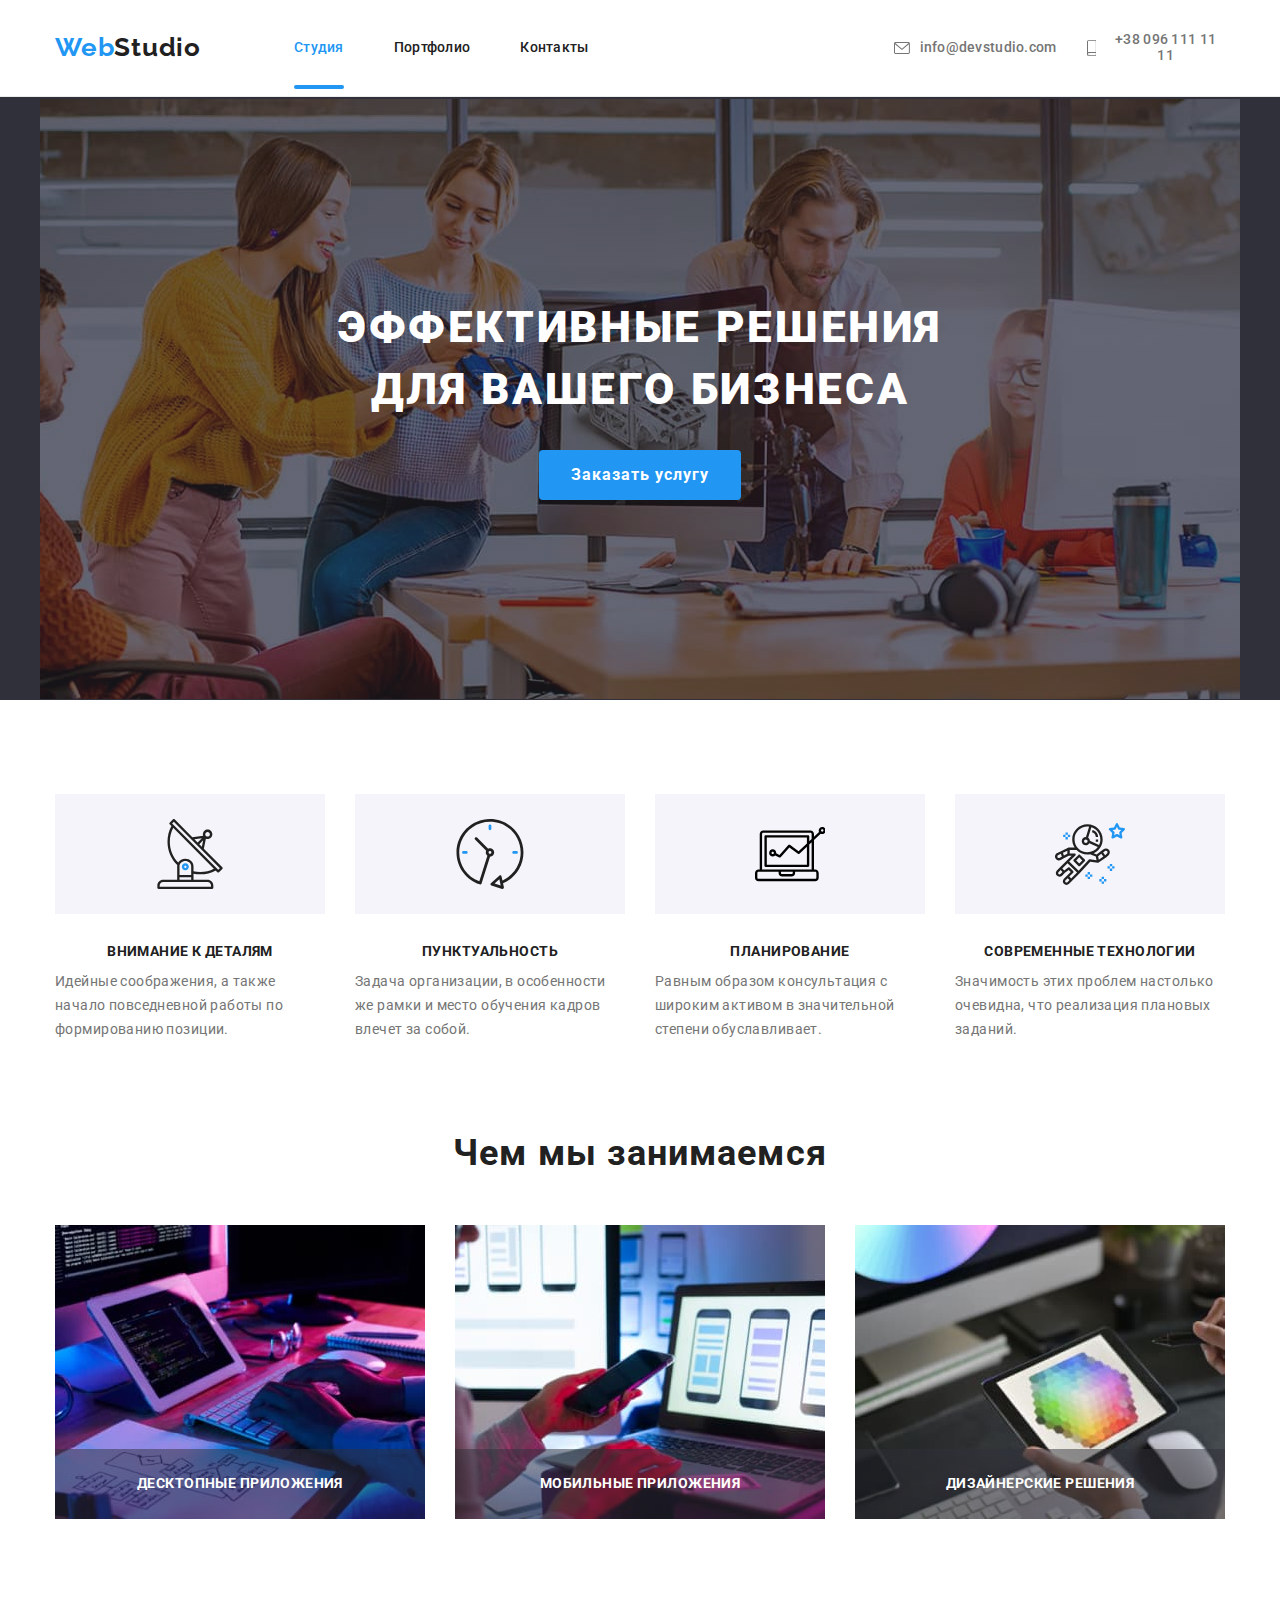
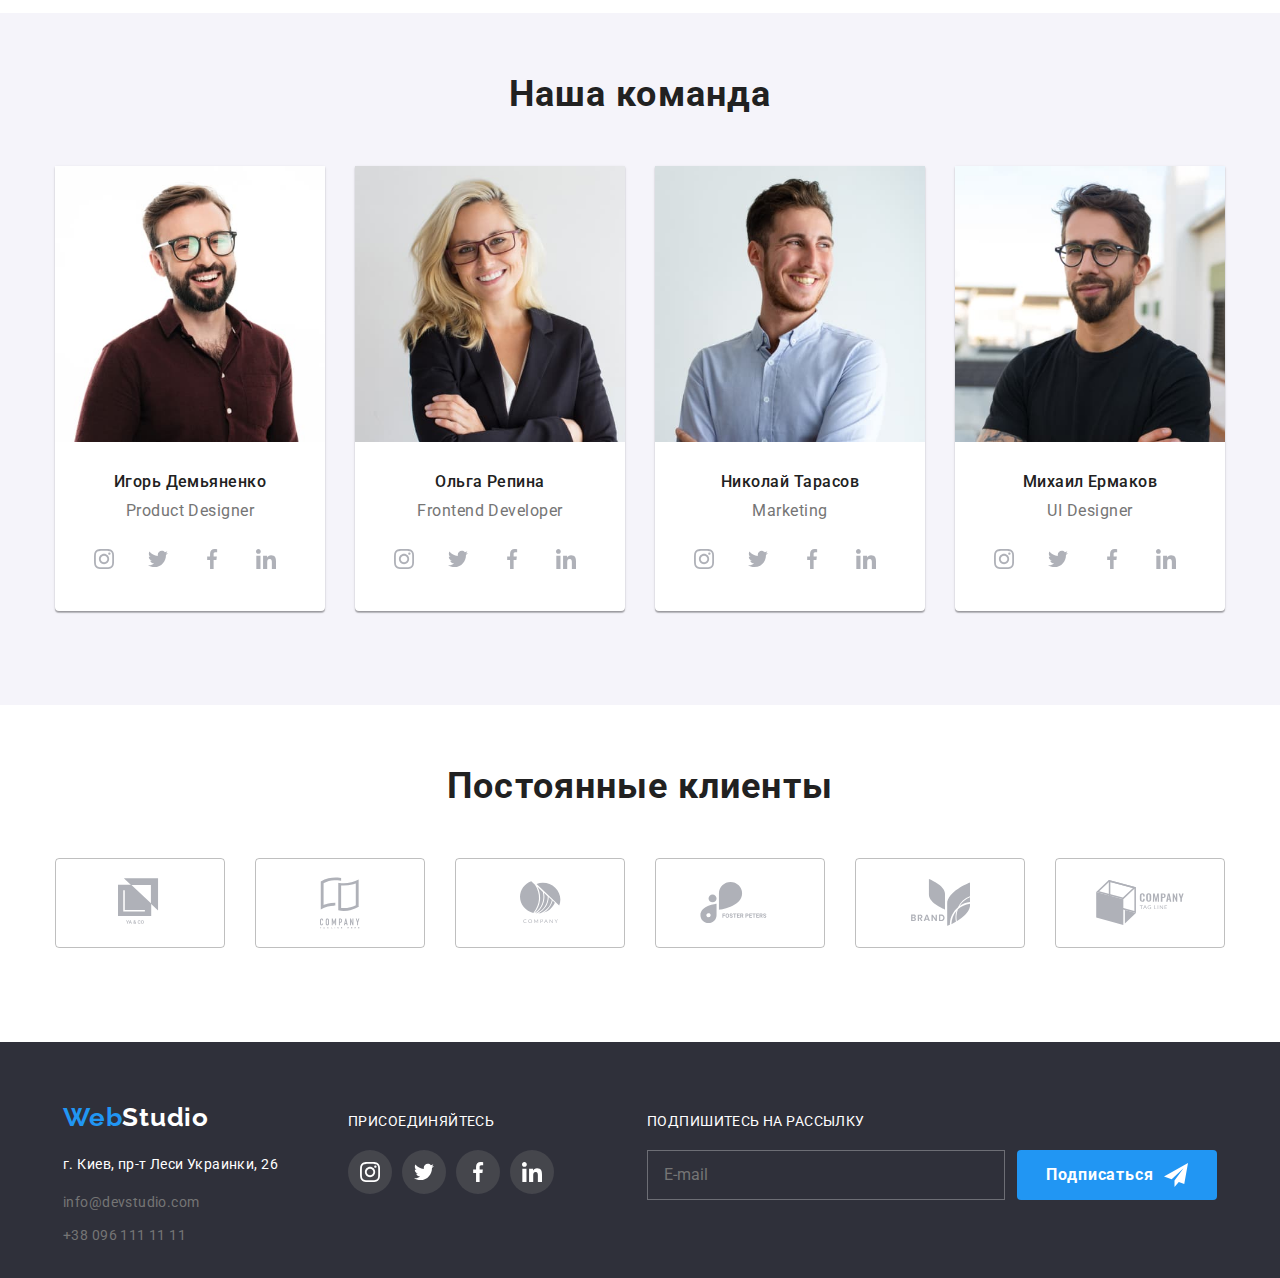
<file: index.html>
<!DOCTYPE html>
<html lang="ru">
<head>
    <meta charset="UTF-8">
    <meta name="viewport" content="width=device-width, initial-scale=1.0">
    <title>WebStudio</title>
    
    <link rel="preconnect" href="https://fonts.gstatic.com">
    <link href="https://fonts.googleapis.com/css2?family=Raleway:wght@700&family=Roboto:wght@400;500;700;900&display=swap"
        rel="stylesheet">
    <link rel="stylesheet" href="./css/main.min.css">
    

</head>
<body>
    <!--навигация-->
    <header class="header">
        <div class="container header__container">
            <nav class="header__nav">
                <a href="./index.html" class="logo"><span class="logo__text">Web</span>Studio</a>
                <button type="button" class="mobile-bt" aria-expanded="false" data-menu-button>
                    <svg width="40" height="40" aria-label="переключатель мобильного меню">
                        <use class="mobile-bt__menu" href="./img/symbol-defs.svg#menu40px"></use>
                        <use class="mobile-bt__close" href="./img/symbol-defs.svg#close40px"></use>
                    </svg>
                </button>
                <div class="menu-container" data-menu>
                    <ul class="site-nav">
                        <li class="site-nav__item"><a href="./index.html" class="site-nav__link site-nav__link--current">Студия</a></li>
                        <li class="site-nav__item"><a href="./portfolio.html" class="site-nav__link">Портфолио</a></li>
                        <li class="site-nav__item"><a href="#" class="site-nav__link">Контакты</a></li>
                    </ul>
    
                    <ul class="auth-nav">
                        <li class="auth-nav__item">
                            <a href="mailto:info@devstudio.com" class="auth-nav__link"> <svg class="auth-nav__icon" width="16" height="12"><use href="./img/symbol-defs.svg#envelope"></use></svg>info@devstudio.com</a>
                        </li>
                        <li class="auth-nav__item">
                            <a href="tel:+380961111111" class="auth-nav__link"><svg class="auth-nav__icon" width="10" height="16"><use href="./img/symbol-defs.svg#smartphone"></use></svg>+38 096 111 11 11</a>
                        </li>
                    </ul>
                </div>
    
               

            </nav>
        </div>
    </header>
    <main>
        <!--Герой-->
        <section class="hero">

            <div class="container hero__container">
                <h1 class="hero__title">Эффективные решения <br /> для вашего бизнеса</h1>
                <button data-modal-open class="button hero__button" type="button">Заказать услугу</button> 
            </div>

        </section>
            <!--преимущества-->
        <section class="section">
            <!--h2 скроем в css-->
           <div class="container">
                <h2 class="visually-hidden">Преимущества</h2>
                <ul class="benefits" >
                    <li class="benefits__item">
                        <div class="benefits__icon"><svg class="icon" width="70" height="70"><use href="./img/symbol-defs.svg#antenna"></use></svg></div>
                        <h3 class="benefits__title">Внимание к деталям</h3>
                        <p class="benefits__text">Идейные соображения, а также начало повседневной работы по формированию позиции.</p>
                    </li>
                    <li class="benefits__item">
                        <div class="benefits__icon"> <svg class="icon" width="70" height="70"><use href="./img/symbol-defs.svg#clock"></use></svg></div>
                        <h3 class="benefits__title">Пунктуальность</h3>
                        <p class="benefits__text">Задача организации, в особенности же рамки и место обучения кадров влечет за собой.</p>
                    </li>
                    <li class="benefits__item">
                        <div class="benefits__icon"> <svg class="icon" width="70" height="70"><use href="./img/symbol-defs.svg#Vector"></use></svg></div>
                        <h3 class="benefits__title">Планирование</h3>
                        <p class="benefits__text">Равным образом консультация с широким активом в значительной степени обуславливает.</p>
                    </li>
                    <li class="benefits__item">
                        <div class="benefits__icon"><svg class="icon" width="70" height="70"><use href="./img/symbol-defs.svg#astronaut"></use></svg></div>
                        <h3 class="benefits__title">Современные технологии</h3>
                        <p class="benefits__text">Значимость этих проблем настолько очевидна, что реализация плановых заданий.</p>
                    </li>
                    
                </ul>
           </div>
        </section>
        <!--чем мы занимаемся-->
        <section class="section section-development">
          <div class="container">
                <h2 class="section__title">Чем мы занимаемся</h2>
                <ul class="development">

                    <li class="development__item">
                     <a class="development__link" href="/"><img src="./img/box1.jpg" width="370" alt="человек работает на компьюторе "></a>
                     <p class="development__label">Десктопные приложения</p>
                    </li>

                    <li class="development__item">
                      <a class="development__link" href="/"><img src="./img/box2.jpg" width="370" alt="телефон в руках и экран ноутбука "></a>
                      <p class="development__label">Мобильные приложения</p>
                    </li>

                    <li class="development__item">
                        <a class="development__link" href="/"><img src="./img/box3.jpg" width="370"  alt="в руках планшет с графическим изображением на экране"></a>
                        <p class="development__label">Дизайнерские решения</p>
                    </li>
                                
                </ul>
          </div>
        </section>
        <!--наша команда-->
        <section class="section  section__command">
           <div class="container">
                <h2 class="section__title">Наша команда</h2>
                <ul class="command">
                    <li class="command__item">
                        <img class="command__img" srcset="./img/img1.jpg 1x, ./img/img12x.jpg 2x" src="./img/img1.jpg" alt="Игорь">
                        <h3 class="command__title">Игорь Демьяненко</h3>
                        <p class="command__text">Product Designer</p>
                        <ul class="command__icon">
                            <li class="command__point"><a class="command__link" href="#"><svg class="icon" width="20" height="20"><use href="./img/symbol-defs.svg#instagram"></use></svg></a></li>
                            <li class="command__point"><a class="command__link" href="#"><svg class="icon" width="20" height="20"><use href="./img/symbol-defs.svg#twitter"></use></svg></a></li>
                            <li class="command__point"><a class="command__link" href="#"><svg class="icon" width="20" height="20"><use href="./img/symbol-defs.svg#facebook"></use></svg></a></li>
                            <li class="command__point"><a class="command__link" href="#"><svg class="icon" width="20" height="20"><use href="./img/symbol-defs.svg#linkedin"></use></svg></a></li>
                        </ul>
                
                    </li>
                    <li class="command__item">
                        <img class="command__img" srcset="./img/img2.jpg 1x, ./img/img22x.jpg 2x" src="./img/img2.jpg" alt="Ольга">
                        <h3 class="command__title">Ольга Репина</h3>
                        <p class="command__text">Frontend Developer</p>
                        <ul class="command__icon">
                            <li class="command__point"><a class="command__link" href="#"><svg class="icon" width="20" height="20"><use href="./img/symbol-defs.svg#instagram"></use></svg></a></li>
                            <li class="command__point"><a class="command__link" href="#"><svg class="icon" width="20" height="20"><use href="./img/symbol-defs.svg#twitter"></use></svg></a></li>
                            <li class="command__point"><a class="command__link" href="#"><svg class="icon" width="20" height="20"><use href="./img/symbol-defs.svg#facebook"></use></svg></a></li>
                            <li class="command__point"><a class="command__link" href="#"><svg class="icon" width="20" height="20"><use href="./img/symbol-defs.svg#linkedin"></use></svg></a></li>
                        </ul>
                
                    </li>
                    <li class="command__item">
                        <img class="command__img" srcset="./img/img3.jpg 1x, ./img/img32x.jpg 2x" src="./img/img3.jpg" alt="Николай">
                        <h3 class="command__title">Николай Тарасов</h3>
                        <p class="command__text">Marketing</p>
                        <ul class="command__icon">
                            <li class="command__point"><a class="command__link" href="#"><svg class="icon" width="20" height="20"><use href="./img/symbol-defs.svg#instagram"></use></svg></a></li>
                            <li class="command__point"><a class="command__link" href="#"><svg class="icon" width="20" height="20"><use href="./img/symbol-defs.svg#twitter"></use></svg></a></li>
                            <li class="command__point"><a class="command__link" href="#"><svg class="icon" width="20" height="20"><use href="./img/symbol-defs.svg#facebook"></use></svg></a></li>
                            <li class="command__point"><a class="command__link" href="#"><svg class="icon" width="20" height="20"><use href="./img/symbol-defs.svg#linkedin"></use></svg></a></li>
                        </ul>
                
                    </li>
                    <li class="command__item">
                        <img class="command__img" srcset="./img/img4.jpg 1x, ./img/img42x.jpg 2x" src="./img/img4.jpg" alt="Михаил">
                        <h3 class="command__title">Михаил Ермаков</h3>
                        <p class="command__text">UI Designer</p>
                        <ul class="command__icon">
                            <li class="command__point"><a class="command__link" href="#"><svg class="icon" width="20" height="20"><use href="./img/symbol-defs.svg#instagram"></use></svg></a></li>
                            <li class="command__point"><a class="command__link" href="#"><svg class="icon" width="20" height="20"><use href="./img/symbol-defs.svg#twitter"></use></svg></a></li>
                            <li class="command__point"><a class="command__link" href="#"><svg class="icon" width="20" height="20"><use href="./img/symbol-defs.svg#facebook"></use></svg></a></li>
                            <li class="command__point"><a class="command__link" href="#"><svg class="icon" width="20" height="20"><use href="./img/symbol-defs.svg#linkedin"></use></svg></a></li>
                        </ul>
                
                    </li>
                
                
                </ul>
           </div>
        </section>

        <section class="section">
            <div class="container">
                <h2 class="section__title">Постоянные клиенты</h2>
                <ul class="client">
                    <li class="client__item"><a class="client__link" href="#"><svg class="icon" width="44.27" height="49.23"><use href="./img/symbol-defs.svg#logo1"></use></svg></a></li>
                    <li class="client__item"><a class="client__link" href="#"><svg class="icon" width="40" height="52"><use href="./img/symbol-defs.svg#logo2"></use></svg></a></li>
                    <li class="client__item"><a class="client__link" href="#"><svg class="icon" width="41" height="42.6"><use href="./img/symbol-defs.svg#logo3"></use></svg></a></li>
                    <li class="client__item"><a class="client__link" href="#"><svg class="icon" width="79.66" height="42.02"><use href="./img/symbol-defs.svg#logo4"></use></svg></a></li>
                    <li class="client__item"><a class="client__link" href="#"><svg class="icon" width="59" height="47"><use href="./img/symbol-defs.svg#logo5"></use></svg></a></li>
                    <li class="client__item"><a class="client__link" href="#"><svg class="icon" width="88.48" height="45.44"><use href="./img/symbol-defs.svg#logo6"></use></svg></a></li>
                </ul>
            </div>
        </section>
    </main>
    <!-- адрес -->
    <footer class="footer">
       <div class="container footer__container">
           <div class="footer__tablet">
                <div class="footer__main">
                    <h2 class="logo footer__logo"><span class="logo__text">Web</span>Studio</h2>
                    <address class="address">
                        <p class="address__text">г. Киев, пр-т Леси Украинки, 26</p>
                        
                        <a href="mailto:info@devstudio.com" class="address__link">info@devstudio.com</a>
                        <a href="tel:+380961111111" class="address__link">+38 096 111 11 11</a>
                        
                    </address>
                </div>

                <div class="networks">
                    <h2 class="footer__title">присоединяйтесь</h2>
                    <ul class="networks__list">
                        <li class="networks__item"><a class="networks__link" href="#"><svg class="icon" width="20" height="20"><use href="./img/symbol-defs.svg#instagram"></use></svg></a></li>
                        <li class="networks__item"><a class="networks__link" href="#"><svg class="icon" width="20" height="20"><use href="./img/symbol-defs.svg#twitter"></use></svg></a></li>
                        <li class="networks__item"><a class="networks__link" href="#"><svg class="icon" width="20" height="20"><use href="./img/symbol-defs.svg#facebook"></use></svg></a></li>
                        <li class="networks__item"><a class="networks__link" href="#"><svg class="icon" width="20" height="20"><use href="./img/symbol-defs.svg#linkedin"></use></svg></a></li>
                    </ul>
                </div>
           </div>
            <div class="form-container">
                <h2 class="footer__title">Подпишитесь на рассылку</h2>
                <form class="form-mail">
                    <label class="form-mail__label">
                        <input class="form-mail__input" type="email" name="email" placeholder="E-mail">
                        <button class="button form-mail__buttom" type="submit">
                            <span>Подписаться</span>
                            <svg class="icon" width="24" height="24"><use href="./img/symbol-defs.svg#airplane"></use></svg> 
                        </button>
                    </label>
                </form>
            </div>
       </div>
        
    </footer>
    <div data-modal class="backdrop is-hidden">
        <div class="modal">
            <button data-modal-close type="button" class="modal__button"><svg class="icon" width="18" height="18"><use href="./img/symbol-defs.svg#close2"></use></svg></button>

            <h2 class="modal__title">Оставьте свои данные, мы вам перезвоним</h2>

            <form class="modal__form">

                <div class="form-group">

                 <label class="form-group__label" for="name">Имя</label>
                 <input class="form-group__input" type="text" name="name" id="name">
                 <svg class="icon" width="18" height="18"><use href="./img/symbol-defs.svg#person"></use></svg>

                </div>

                <div class="form-group">

                 <label class="form-group__label" for="tel">Телефон</label>
                 <input class="form-group__input" type="tel" name="tel" id="tel">
                 <svg class="icon" width="18" height="18"><use href="./img/symbol-defs.svg#phoneb"></use></svg>

                </div>

                <div class="form-group">

                 <label class="form-group__label" for="email">Почта</label>
                 <input class="form-group__input" type="email" name="email" id="email">
                 <svg class="icon" width="18" height="18"><use href="./img/symbol-defs.svg#email-black"></use></svg>

                </div>

                <div class="form-group">

                 <label class="form-group__label" for="comment">Комментарий</label>
                 <textarea class="form-group__textarea" name="comment" id="comment" cols="" rows="10" placeholder="Введите текст"></textarea>

                </div>

                <div class="form-conditions">

                  <label class="form-conditions__label">
                        <input class="form-conditions__input" type="checkbox">
                        <svg class="icon" width="16" height="15"><use href="./img/symbol-defs.svg#active"></use></svg>
                        <span>Соглашаюсь с рассылкой и принимаю</span> 
                  </label>
                 
    
                 <a class="form-conditions__link" href="#">Условия договора</a>
                </div>
                                      
               <button class="button form-group__button" type="submit">Отправить</button>
            </form>
        </div>
    </div>
    <script src="./modal.js"></script>
    <script src="./menu.js"></script>
</body>
</html>
</file>
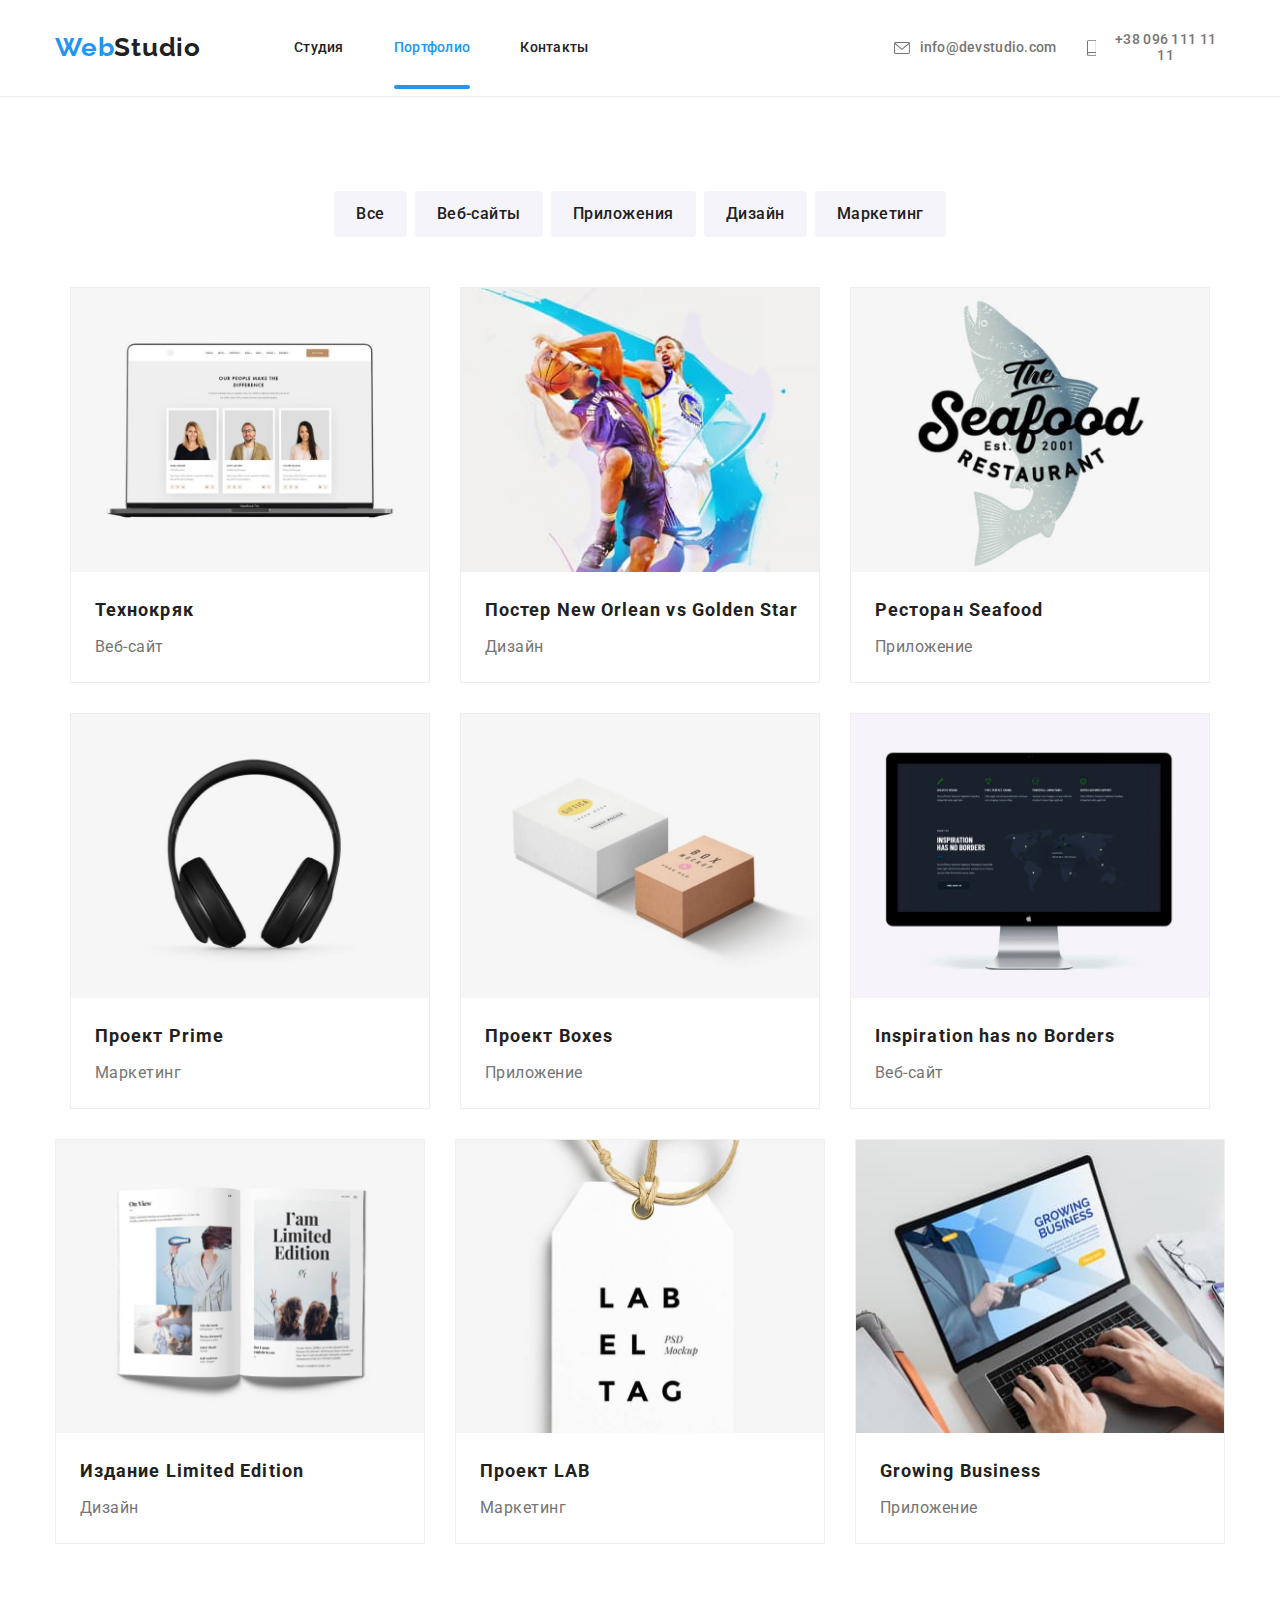
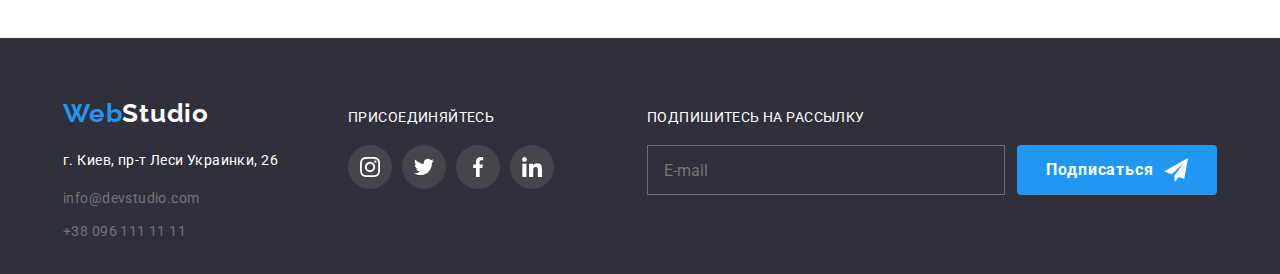
<file: portfolio.html>
<!DOCTYPE html>
<html lang="ru">
<head>
    <meta charset="UTF-8">
    <meta name="viewport" content="width=device-width, initial-scale=1.0">
    <title>Портфолио</title>
    <link rel="preconnect" href="https://fonts.gstatic.com">
    <link href="https://fonts.googleapis.com/css2?family=Raleway:wght@700&family=Roboto:wght@400;500;700;900&display=swap"
        rel="stylesheet">
   <link rel="stylesheet" href="./css/main.min.css">
</head>
<body>
    <header class="header">
        <div class="container header__container">
            <nav class="header__nav">
                <a href="./index.html" class="logo"><span class="logo__text">Web</span>Studio</a>
                <button type="button" class="mobile-bt" aria-expanded="false" data-menu-button>
                    <svg width="40" height="40" aria-label="переключатель мобильного меню">
                        <use class="mobile-bt__menu" href="./img/symbol-defs.svg#menu40px"></use>
                        <use class="mobile-bt__close" href="./img/symbol-defs.svg#close40px"></use>
                    </svg>
                </button>
                <div class="menu-container" data-menu>
                    <ul class="site-nav">
                        <li class="site-nav__item"><a href="./index.html" class="site-nav__link">Студия</a></li>
                        <li class="site-nav__item"><a href="./portfolio.html" class="site-nav__link site-nav__link--current">Портфолио</a></li>
                        <li class="site-nav__item"><a href="#" class="site-nav__link">Контакты</a></li>
                    </ul>
    
                    <ul class="auth-nav">
                        <li class="auth-nav__item">
                            <a href="mailto:info@devstudio.com" class="auth-nav__link"> <svg class="auth-nav__icon" width="16" height="12"><use href="./img/symbol-defs.svg#envelope"></use></svg>info@devstudio.com</a>
                        </li>
                        <li class="auth-nav__item">
                            <a href="tel:+380961111111" class="auth-nav__link"><svg class="auth-nav__icon" width="10" height="16"><use href="./img/symbol-defs.svg#smartphone"></use></svg>+38 096 111 11 11</a>
                        </li>
                    </ul>
                </div>
    
               

            </nav>
        </div>
    </header>
    <main>
        <section class="section">
         <div class="container">
                <h1 class="visually-hidden">Портфолио</h1>
                
                <ul class="btn-set">

                    <li class="btn-set__item"><button class="btn-set__button" type="button">Все</button></li>
                    <li class="btn-set__item"><button class="btn-set__button" type="button">Веб-сайты</button></li>
                    <li class="btn-set__item"><button class="btn-set__button" type="button">Приложения</button></li>
                    <li class="btn-set__item"><button class="btn-set__button" type="button">Дизайн</button></li>
                    <li class="btn-set__item"><button class="btn-set__button" type="button">Маркетинг</button></li>
                
                </ul>
                
                
                <ul class="card-set">
                    <li class="card-set__item">
                        <div class="thumb">
                            <img srcset="./img/por1.jpg 1x, ./img/por12x.jpg 2x" src="./img/por1.jpg" alt="ноутбук с приложением на экране">
                            <p class="thumb__text">Технокряк это современная площадка распространения коронавируса. Компании используют эту платформу для цифрового шпионажа и атак на защищённые сервера конкурентов.</p>
                        </div>
                        <a class="card-set__link" href="#">
                            <h2 class="card-set__title">Технокряк</h2>
                            <p class="card-set__text">Веб-сайт</p>
                        </a>
                    </li>
                    <li class="card-set__item">
                         <div class="thumb">
                            <img srcset="./img/por2.jpg 1x, ./img/por22x.jpg 2x" src="./img/por2.jpg"  alt="два баскедболиста с мячем ">
                            <p class="thumb__text">Технокряк это современная площадка распространения коронавируса. Компании используют эту платформу для цифрового шпионажа и атак на защищённые сервера конкурентов.</p>
                         </div>
                        <a class="card-set__link" href="#">
                            <h2 class="card-set__title">Постер New Orlean vs Golden Star</h2>
                            <p class="card-set__text">Дизайн</p>
                        </a>
                    </li>
                    <li class="card-set__item">
                         <div class="thumb">
                            <img srcset="./img/por3.jpg 1x, ./img/por32x.jpg 2x" src="./img/por3.jpg"  alt="логотип ресторана на фоне лосося">
                            <p class="thumb__text">Технокряк это современная площадка распространения коронавируса. Компании используют эту платформу для цифрового шпионажа и атак на защищённые сервера конкурентов.</p>
                         </div>
                        <a class="card-set__link" href="#">
                            <h2 class="card-set__title">Ресторан Seafood</h2>
                            <p class="card-set__text">Приложение</p>
                        </a>
                    </li>
                    <li class="card-set__item">
                       <div class="thumb">
                          <img srcset="./img/por4.jpg 1x, ./img/por42x.jpg 2x" src="./img/por4.jpg"  alt="наушники для аудио">
                          <p class="thumb__text">Технокряк это современная площадка распространения коронавируса. Компании используют эту платформу для цифрового шпионажа и атак на защищённые сервера конкурентов.</p>
                       </div>
                        <a class="card-set__link" href="#">
                            <h2 class="card-set__title">Проект Prime</h2>
                            <p class="card-set__text">Маркетинг</p>
                        </a>
                    </li>
                    <li class="card-set__item">
                      <div class="thumb">
                          <img srcset="./img/por5.jpg 1x, ./img/por52x.jpg 2x" src="./img/por5.jpg"  alt="две коробки на белом фоне">
                          <p class="thumb__text">Технокряк это современная площадка распространения коронавируса. Компании используют эту платформу для цифрового шпионажа и атак на защищённые сервера конкурентов.</p>
                      </div>
                        <a class="card-set__link" href="#">
                            <h2 class="card-set__title">Проект Boxes</h2>
                            <p class="card-set__text">Приложение</p>
                        </a>
                    </li>
                    <li class="card-set__item"> 
                        <div class="thumb">
                            <img srcset="./img/por6.jpg 1x, ./img/por62x.jpg 2x" src="./img/por6.jpg"  alt="на экране монетора приложение ">
                            <p class="thumb__text">Технокряк это современная площадка распространения коронавируса. Компании используют эту платформу для цифрового шпионажа и атак на защищённые сервера конкурентов.</p>
                        </div>
                        <a class="card-set__link" href="#">
                            <h2 class="card-set__title">Inspiration has no Borders</h2>
                            <p class="card-set__text">Веб-сайт</p>
                        </a>
                    </li>
                    <li class="card-set__item">
                        <div class="thumb">
                            <img srcset="./img/por7.jpg 1x, ./img/por72x.jpg 2x" src="./img/por7.jpg"  alt="открытая книга с иллюстрациями ">
                            <p class="thumb__text">Технокряк это современная площадка распространения коронавируса. Компании используют эту платформу для цифрового шпионажа и атак на защищённые сервера конкурентов.</p>
                        </div>
                        <a class="card-set__link" href="#">
                            <h2 class="card-set__title">Издание Limited Edition</h2>
                            <p class="card-set__text">Дизайн</p>
                        </a>
                    </li>
                    <li class="card-set__item">
                       <div class="thumb">
                        <img srcset="./img/por8.jpg 1x, ./img/por82x.jpg 2x" src="./img/por8.jpg"  alt="бирка на веревке ">
                        <p class="thumb__text">Технокряк это современная площадка распространения коронавируса. Компании используют эту платформу для цифрового шпионажа и атак на защищённые сервера конкурентов.</p>
                       </div>
                        <a class="card-set__link" href="#">
                            <h2 class="card-set__title">Проект LAB</h2>
                            <p class="card-set__text">Маркетинг</p>
                        </a>
                    </li>
                    <li class="card-set__item">
                        <div class="thumb">
                            <img srcset="./img/por9.jpg 1x, ./img/por92x.jpg 2x" src="./img/por9.jpg"  alt="руки на клавиатуре ноутбука ">
                            <p class="thumb__text">Технокряк это современная площадка распространения коронавируса. Компании используют эту платформу для цифрового шпионажа и атак на защищённые сервера конкурентов.</p>
                        </div>
                        <a class="card-set__link" href="#">
                            <h2 class="card-set__title">Growing Business</h2>
                            <p class="card-set__text">Приложение</p>
                        </a>
                    </li>
                </ul>
         </div>
        </section>
    </main>
    <footer class="footer">
        <div class="container footer__container">
            <div class="footer__tablet">
                 <div class="footer__main">
                     <h2 class="logo footer__logo"><span class="logo__text">Web</span>Studio</h2>
                     <address class="address">
                         <p class="address__text">г. Киев, пр-т Леси Украинки, 26</p>
                         
                         <a href="mailto:info@devstudio.com" class="address__link">info@devstudio.com</a>
                         <a href="tel:+380961111111" class="address__link">+38 096 111 11 11</a>
                         
                     </address>
                 </div>
 
                 <div class="networks">
                     <h2 class="footer__title">присоединяйтесь</h2>
                     <ul class="networks__list">
                         <li class="networks__item"><a class="networks__link" href="#"><svg class="icon" width="20" height="20"><use href="./img/symbol-defs.svg#instagram"></use></svg></a></li>
                         <li class="networks__item"><a class="networks__link" href="#"><svg class="icon" width="20" height="20"><use href="./img/symbol-defs.svg#twitter"></use></svg></a></li>
                         <li class="networks__item"><a class="networks__link" href="#"><svg class="icon" width="20" height="20"><use href="./img/symbol-defs.svg#facebook"></use></svg></a></li>
                         <li class="networks__item"><a class="networks__link" href="#"><svg class="icon" width="20" height="20"><use href="./img/symbol-defs.svg#linkedin"></use></svg></a></li>
                     </ul>
                 </div>
            </div>
             <div class="form-container">
                 <h2 class="footer__title">Подпишитесь на рассылку</h2>
                 <form class="form-mail">
                     <label class="form-mail__label">
                         <input class="form-mail__input" type="email" name="email" placeholder="E-mail">
                         <button class="button form-mail__buttom" type="submit">
                             <span>Подписаться</span>
                             <svg class="icon" width="24" height="24"><use href="./img/symbol-defs.svg#airplane"></use></svg> 
                         </button>
                     </label>
                 </form>
             </div>
        </div>

    </footer>
    <script src="./menu.js"></script>
</body>
</html>
</file>
<file: css/main.min.css>
/*! modern-normalize v1.0.0 | MIT License | https://github.com/sindresorhus/modern-normalize */*,*::before,*::after{-webkit-box-sizing:border-box;box-sizing:border-box}:root{-moz-tab-size:4;-o-tab-size:4;tab-size:4}html{line-height:1.15;-webkit-text-size-adjust:100%}body{margin:0;padding:0}body{font-family:system-ui,-apple-system,"Segoe UI",Roboto,Helvetica,Arial,sans-serif,"Apple Color Emoji","Segoe UI Emoji"}hr{height:0;color:inherit}abbr[title]{-webkit-text-decoration:underline dotted;text-decoration:underline dotted}b,strong{font-weight:bolder}code,kbd,samp,pre{font-family:ui-monospace, SFMono-Regular, Consolas, 'Liberation Mono', Menlo, monospace;font-size:1em}small{font-size:80%}sub,sup{font-size:75%;line-height:0;position:relative;vertical-align:baseline}sub{bottom:-0.25em}sup{top:-0.5em}table{text-indent:0;border-color:inherit}button,input,optgroup,select,textarea{font-family:inherit;font-size:100%;line-height:1.15;margin:0}address{font-style:normal}button,select{text-transform:none}button,[type='button'],[type='reset'],[type='submit']{-webkit-appearance:button}::-moz-focus-inner{border-style:none;padding:0}:-moz-focusring{outline:1px dotted ButtonText}:-moz-ui-invalid{box-shadow:none}legend{padding:0}progress{vertical-align:baseline}::-webkit-inner-spin-button,::-webkit-outer-spin-button{height:auto}[type='search']{-webkit-appearance:textfield;outline-offset:-2px}::-webkit-search-decoration{-webkit-appearance:none}::-webkit-file-upload-button{-webkit-appearance:button;font:inherit}summary{display:list-item}ul{list-style:none;padding:0;margin:0}a{text-decoration:none}img{display:block;width:100%;height:auto}body{background-color:#fff;color:#212121;font-family:'Roboto', sans-serif;font-style:normal;font-weight:400}.container{padding-left:15px;padding-right:15px;margin-left:auto;margin-right:auto}@media screen and (min-width: 480px){.container{width:480px}}@media screen and (min-width: 768px){.container{width:768px}}@media screen and (min-width: 1200px){.container{width:1200px}}.button{border:none;color:#fff;background-color:#2196f3;border-radius:4px;font-weight:700;font-size:16px;line-height:1.9;letter-spacing:0.06em}.visually-hidden{position:absolute;width:1px;height:1px;margin:-1px;border:0;padding:0;white-space:nowrap;-webkit-clip-path:inset(100%);clip-path:inset(100%);clip:rect(0 0 0 0);overflow:hidden}.section__title{margin-top:0px;margin-bottom:30px;padding-top:60px;font-weight:700;font-size:28px;line-height:1.178;text-align:center;letter-spacing:0.03em}@media screen and (min-width: 768px){.section__title{font-size:36px;line-height:1.2;padding-top:60px;margin-bottom:50px}}.header{position:relative;border-bottom:1px solid #ECECEC}@media screen and (min-width: 768px){.header__container,.header__nav{display:-webkit-box;display:-ms-flexbox;display:flex;-webkit-box-align:center;-ms-flex-align:center;align-items:center;-webkit-box-pack:center;-ms-flex-pack:center;justify-content:center}}.header__nav{display:-webkit-box;display:-ms-flexbox;display:flex;-webkit-box-align:center;-ms-flex-align:center;align-items:center;-webkit-box-pack:justify;-ms-flex-pack:justify;justify-content:space-between}.logo{color:#212121;font-family:'Raleway', sans-serif;font-weight:700;font-style:normal;font-size:26px;line-height:1.2;letter-spacing:0.03em}.logo__text{color:#2196f3}@media screen and (max-width: 767px){.site-nav{margin-top:60px;margin-bottom:60px}}@media screen and (min-width: 768px){.site-nav{display:-webkit-box;display:-ms-flexbox;display:flex}}@media screen and (min-width: 1200px){.site-nav{display:-webkit-box;display:-ms-flexbox;display:flex;margin-right:305px}}@media screen and (max-width: 767px){.site-nav__item:not(:last-child){margin-bottom:40px}}@media screen and (min-width: 768px){.site-nav__item:not(:last-child){margin-right:50px}}@media screen and (min-width: 1200px){.site-nav__item:not(:last-child){margin-right:50px}}.site-nav__link{position:relative;display:inline-block;color:#212121;font-weight:500;font-size:18px;line-height:1.666;letter-spacing:0.02em;-webkit-transition:color 250ms cubic-bezier(0.4, 0, 0.2, 1);transition:color 250ms cubic-bezier(0.4, 0, 0.2, 1)}@media screen and (min-width: 768px){.site-nav__link{position:relative;display:inline-block;padding-top:32px;padding-bottom:32px;font-size:14px;line-height:1.14}}@media screen and (min-width: 1200px){.site-nav__link{position:relative;display:inline-block;padding-top:32px;padding-bottom:32px;font-size:14px;line-height:1.14}}.site-nav__link:hover,.site-nav__link:focus{color:#2196f3}.site-nav__link--current{color:#2196f3}.site-nav__link--current::after{display:block;position:absolute;content:'';width:100%;height:4px;border-radius:2px;background-color:#2196f3;margin-top:8px;-webkit-transition:background-color 250ms cubic-bezier(0.4, 0, 0.2, 1);transition:background-color 250ms cubic-bezier(0.4, 0, 0.2, 1)}@media screen and (min-width: 768px){.site-nav__link--current::after{display:block;position:absolute;content:'';width:100%;height:4px;border-radius:2px;background-color:#2196f3;margin-top:29px;-webkit-transition:background-color 250ms cubic-bezier(0.4, 0, 0.2, 1);transition:background-color 250ms cubic-bezier(0.4, 0, 0.2, 1)}}@media screen and (min-width: 1200px){.site-nav__link--current::after{display:block;position:absolute;content:'';width:100%;height:4px;border-radius:2px;background-color:#2196f3;margin-top:29px;-webkit-transition:background-color 250ms cubic-bezier(0.4, 0, 0.2, 1);transition:background-color 250ms cubic-bezier(0.4, 0, 0.2, 1)}}@media screen and (max-width: 767px){.auth-nav{margin-bottom:60px}}@media screen and (min-width: 768px){.auth-nav{display:-webkit-box;display:-ms-flexbox;display:flex;margin-left:72px;-webkit-box-orient:vertical;-webkit-box-direction:normal;-ms-flex-direction:column;flex-direction:column}}@media screen and (min-width: 1200px){.auth-nav{display:-webkit-box;display:-ms-flexbox;display:flex;-webkit-box-align:center;-ms-flex-align:center;align-items:center;-webkit-box-orient:horizontal;-webkit-box-direction:normal;-ms-flex-direction:row;flex-direction:row;margin-left:auto}}.auth-nav__item{color:#757575;text-align:center;-webkit-transition:color 250ms cubic-bezier(0.4, 0, 0.2, 1);transition:color 250ms cubic-bezier(0.4, 0, 0.2, 1)}@media screen and (max-width: 767px){.auth-nav__item:not(:last-child){margin-bottom:16px}}@media screen and (min-width: 768px){.auth-nav__item:not(:last-child){margin-right:0px;margin-bottom:0}}@media screen and (min-width: 1200px){.auth-nav__item:not(:last-child){margin-right:30px}}.auth-nav__item:hover,.auth-nav__item:focus{color:#2196f3}@media screen and (min-width: 768px){.auth-nav__item{display:-webkit-box;display:-ms-flexbox;display:flex;-webkit-box-pack:center;-ms-flex-pack:center;justify-content:center;-webkit-box-align:center;-ms-flex-align:center;align-items:center}}.auth-nav__link{color:#757575;font-weight:500;font-size:18px;line-height:1.666;letter-spacing:0.02em}@media screen and (min-width: 768px){.auth-nav__link{display:-webkit-box;display:-ms-flexbox;display:flex;-webkit-box-pack:center;-ms-flex-pack:center;justify-content:center;-webkit-box-align:center;-ms-flex-align:center;align-items:center;padding-top:5px;padding-bottom:5px;font-size:12px;line-height:1.166}}@media screen and (min-width: 1200px){.auth-nav__link{padding-top:32px;padding-bottom:32px;font-size:14px;line-height:1.14}}.auth-nav__link:focus,.auth-nav__link:hover{color:currentColor}.auth-nav__icon{margin-right:10px;fill:currentColor}.footer{color:#fff;background-color:#2f303a}@media screen and (max-width: 767px){.footer__container{text-align:center}}@media screen and (min-width: 768px){.footer__container{display:block}}@media screen and (min-width: 1200px){.footer__container{display:-webkit-box;display:-ms-flexbox;display:flex;-webkit-box-align:baseline;-ms-flex-align:baseline;align-items:baseline;-webkit-box-pack:center;-ms-flex-pack:center;justify-content:center}}@media screen and (min-width: 768px){.footer__tablet{display:-webkit-box;display:-ms-flexbox;display:flex;-webkit-box-align:baseline;-ms-flex-align:baseline;align-items:baseline}}@media screen and (min-width: 1200px){.footer__tablet{margin-right:93px}}.footer__logo{margin-top:0px;margin-bottom:20px;padding-top:60px;color:#fff}.address{padding-bottom:30px;font-weight:400;font-size:14px;line-height:1.71;letter-spacing:0.03em}.address__link{display:block;padding-bottom:0px;color:#757575;font-weight:400;font-size:14px;line-height:1.71;letter-spacing:0.03em;-webkit-transition:color 250ms cubic-bezier(0.4, 0, 0.2, 1);transition:color 250ms cubic-bezier(0.4, 0, 0.2, 1)}.address__link:not(:last-child){margin-bottom:9px}.address__link:hover,.address__link:focus{color:#2196f3}.address__text{margin-top:0px}.footer__title{margin-top:0px;margin-bottom:20px;font-weight:400;font-size:14px;line-height:1.14;letter-spacing:0.03em;text-transform:uppercase}@media screen and (max-width: 1200px){.footer__title{text-align:center}}@media screen and (min-width: 768px){.footer__main{padding-left:76px}}@media screen and (min-width: 1200px){.footer__main{margin-right:70px;padding-left:0px}}@media screen and (min-width: 768px) and (max-width: 1199px){.networks{margin-left:auto;padding-right:89px}}.networks__list{display:-webkit-box;display:-ms-flexbox;display:flex}@media screen and (max-width: 767px){.networks__list{margin-bottom:60px;-webkit-box-pack:center;-ms-flex-pack:center;justify-content:center;-webkit-box-align:center;-ms-flex-align:center;align-items:center}}.networks__link{display:-webkit-box;display:-ms-flexbox;display:flex;-webkit-box-pack:center;-ms-flex-pack:center;justify-content:center;-webkit-box-align:center;-ms-flex-align:center;align-items:center;width:44px;height:44px;border-radius:44px;background-color:#75757550;fill:#fff;-webkit-transition:background-color 250ms cubic-bezier(0.4, 0, 0.2, 1);transition:background-color 250ms cubic-bezier(0.4, 0, 0.2, 1)}.networks__link:hover{background-color:#2196f3}.networks__item{margin-right:10px}.networks__item:nth-child(4n){margin-right:0px}@media screen and (min-width: 768px) and (max-width: 1199px){.form-container{padding-bottom:60px;text-align:center}}@media screen and (min-width: 1200px){.form-mail__label{display:-webkit-box;display:-ms-flexbox;display:flex}}@media screen and (max-width: 767px) and (max-width: 1199px){.form-mail{padding-bottom:60px}}.form-mail__input{height:50px;background-color:#2f303a;border:1px solid rgba(255,255,255,0.3);color:#fff;padding-left:16px}@media screen and (max-width: 767px){.form-mail__input{width:100%}}@media screen and (min-width: 768px){.form-mail__input{margin-bottom:20px;min-width:450px}}@media screen and (min-width: 1200px){.form-mail__input{margin-right:12px;min-width:358px;margin-bottom:0}}.form-mail__buttom{display:-webkit-box;display:-ms-flexbox;display:flex;-webkit-box-align:center;-ms-flex-align:center;align-items:center;-webkit-box-pack:center;-ms-flex-pack:center;justify-content:center;-webkit-box-orient:horizontal;-webkit-box-direction:normal;-ms-flex-direction:row;flex-direction:row;min-width:200px;height:50px;cursor:pointer;margin-left:auto;margin-right:auto}@media screen and (max-width: 767px){.form-mail__buttom{margin-top:20px}}.form-mail__buttom .icon{margin-left:10px}.hero{background-color:#2f303a;text-align:center}.hero__container{margin-left:auto;margin-right:auto;background-image:-webkit-gradient(linear, left top, left bottom, from(rgba(47,48,58,0.4)), to(rgba(47,48,58,0.4))),url("../img/mhero480.jpg");background-image:linear-gradient(rgba(47,48,58,0.4), rgba(47,48,58,0.4)),url("../img/mhero480.jpg");background-repeat:no-repeat;background-position:center;background-size:480px 400px}@media screen and (min-device-pixel-ratio: 2), screen and (-webkit-min-device-pixel-ratio: 2), screen and (min-resolution: 192dpi), screen and (min-resolution: 2dppx){.hero__container{background-image:-webkit-gradient(linear, left top, left bottom, from(rgba(47,48,58,0.4)), to(rgba(47,48,58,0.4))),url("../img/mhero960.jpg");background-image:linear-gradient(rgba(47,48,58,0.4), rgba(47,48,58,0.4)),url("../img/mhero960.jpg")}}@media screen and (min-width: 768px){.hero__container{background-image:-webkit-gradient(linear, left top, left bottom, from(rgba(47,48,58,0.4)), to(rgba(47,48,58,0.4))),url("../img/tablet1.jpg");background-image:linear-gradient(rgba(47,48,58,0.4), rgba(47,48,58,0.4)),url("../img/tablet1.jpg");background-size:768px}}@media screen and (min-width: 768px) and (min-device-pixel-ratio: 2), screen and (min-width: 768px) and (-webkit-min-device-pixel-ratio: 2), screen and (min-width: 768px) and (min-resolution: 192dpi), screen and (min-width: 768px) and (min-resolution: 2dppx){.hero__container{background-image:-webkit-gradient(linear, left top, left bottom, from(rgba(47,48,58,0.4)), to(rgba(47,48,58,0.4))),url("../img/tablet2x.jpg");background-image:linear-gradient(rgba(47,48,58,0.4), rgba(47,48,58,0.4)),url("../img/tablet2x.jpg")}}@media screen and (min-width: 1200px){.hero__container{background-size:1600px 600px;background-image:-webkit-gradient(linear, left top, left bottom, from(rgba(47,48,58,0.4)), to(rgba(47,48,58,0.4))),url("../img/background.jpg");background-image:linear-gradient(rgba(47,48,58,0.4), rgba(47,48,58,0.4)),url("../img/background.jpg")}}@media screen and (min-width: 1200px) and (min-device-pixel-ratio: 2), screen and (min-width: 1200px) and (-webkit-min-device-pixel-ratio: 2), screen and (min-width: 1200px) and (min-resolution: 192dpi), screen and (min-width: 1200px) and (min-resolution: 2dppx){.hero__container{background-image:-webkit-gradient(linear, left top, left bottom, from(rgba(47,48,58,0.4)), to(rgba(47,48,58,0.4))),url("../img/desktop2x.jpg");background-image:linear-gradient(rgba(47,48,58,0.4), rgba(47,48,58,0.4)),url("../img/desktop2x.jpg")}}.hero__title{margin-top:0px;margin-bottom:30px;padding-top:118px;color:#fff;font-weight:900;font-size:26px;line-height:1.615;letter-spacing:0.06em;text-transform:uppercase}@media screen and (min-width: 768px){.hero__title{font-size:26px;line-height:1.615;padding-top:118px}}@media screen and (min-width: 1200px){.hero__title{font-size:44px;line-height:1.4;padding-top:200px}}.hero__button{display:inline-block;min-width:200px;padding:10px 32px;margin-bottom:118px}@media screen and (min-width: 768px){.hero__button{margin-bottom:118px}}@media screen and (min-width: 1200px){.hero__button{margin-bottom:200px}}.benefits{padding-top:60px;padding-bottom:60px}@media screen and (min-width: 768px) and (max-width: 1199px){.benefits{display:-webkit-box;display:-ms-flexbox;display:flex;-ms-flex-wrap:wrap;flex-wrap:wrap;margin:-15px}}@media screen and (min-width: 1200px){.benefits{display:-webkit-box;display:-ms-flexbox;display:flex;padding-top:94px;padding-bottom:0px}}.benefits__item{margin-bottom:30px}.benefits__item:nth-child(4n){margin-bottom:0px}@media screen and (min-width: 768px) and (max-width: 1199px){.benefits__item{margin:15px;-ms-flex-preferred-size:calc((100% - 2 * 30px) / 2);flex-basis:calc((100% - 2 * 30px) / 2)}}@media screen and (min-width: 1200px){.benefits__item{max-width:270px;margin-right:30px}.benefits__item:nth-child(4n){margin-right:0px}}.benefits__icon{display:-webkit-box;display:-ms-flexbox;display:flex;-webkit-box-pack:center;-ms-flex-pack:center;justify-content:center;-webkit-box-align:center;-ms-flex-align:center;align-items:center;background-color:#F5F4FA;height:120px}.benefits__title{text-align:center;margin-top:30px;margin-bottom:0px;padding-top:0px;color:#212121;font-weight:700;font-size:14px;line-height:1.14;letter-spacing:0.03em;text-transform:uppercase}.benefits__text{margin-top:10px;margin-bottom:0px;color:#757575;font-weight:400;font-size:14px;line-height:1.7;letter-spacing:0.03em}@media screen and (min-width: 300px) and (max-width: 1199px){.section-development{display:none}}@media screen and (min-width: 1200px){.section-development{display:block}}.development{display:-webkit-box;display:-ms-flexbox;display:flex;-ms-flex-wrap:wrap;flex-wrap:wrap;-ms-flex-preferred-size:calc(100% / 3);flex-basis:calc(100% / 3);padding-bottom:94px}.development__item{position:relative;margin-right:30px;max-width:370px;max-height:294px}.development__item:nth-child(3n){margin-right:0px}.development__label{display:-webkit-box;display:-ms-flexbox;display:flex;-webkit-box-pack:center;-ms-flex-pack:center;justify-content:center;-webkit-box-align:center;-ms-flex-align:center;align-items:center;margin:auto;height:70px;background-color:#2F303A80;color:#fff;position:absolute;bottom:0;left:0;width:100%;font-weight:700;font-size:14px;line-height:1.14;text-align:center;letter-spacing:0.03em;text-transform:uppercase}.section__command{background-color:#f5f4fa}.command{padding-bottom:60px}@media screen and (min-width: 768px) and (max-width: 1199px){.command{display:-webkit-box;display:-ms-flexbox;display:flex;-ms-flex-wrap:wrap;flex-wrap:wrap;margin:-15px}}@media screen and (min-width: 1200px){.command{display:-webkit-box;display:-ms-flexbox;display:flex;-webkit-box-pack:center;-ms-flex-pack:center;justify-content:center;padding-bottom:94px}}.command__item{margin-bottom:30px;background-color:#fff;border-radius:0px 0px 4px 4px;-webkit-box-shadow:0px 1px 3px rgba(0,0,0,0.12),0px 1px 1px rgba(0,0,0,0.14),0px 2px 1px rgba(0,0,0,0.2);box-shadow:0px 1px 3px rgba(0,0,0,0.12),0px 1px 1px rgba(0,0,0,0.14),0px 2px 1px rgba(0,0,0,0.2);overflow:hidden}.command__item:nth-child(4n){margin-bottom:0px}@media screen and (min-width: 768px) and (max-width: 1199px){.command__item{margin:15px;-ms-flex-preferred-size:calc((100% - 2 * 30px) / 2);flex-basis:calc((100% - 2 * 30px) / 2)}.command__item:nth-child(4n){margin-bottom:15px}}@media screen and (min-width: 1200px){.command__item{margin-right:30px;margin-bottom:0}.command__item:nth-child(4n){margin-right:0px}}.command__title{margin-top:30px;margin-bottom:0px;font-weight:500;font-size:16px;line-height:1.2;letter-spacing:0.03em;text-align:center}.command__text{margin-top:10px;margin-bottom:0px;color:#757575;font-weight:400;font-size:16px;line-height:1.2;letter-spacing:0.03em;text-align:center}.command__icon{display:-webkit-box;display:-ms-flexbox;display:flex;-webkit-box-pack:center;-ms-flex-pack:center;justify-content:center;-webkit-box-align:center;-ms-flex-align:center;align-items:center;margin-top:16px;padding-bottom:30px}@media screen and (min-width: 768px){.command__img{width:354px}}@media screen and (min-width: 1200px){.command__img{width:270px}}.command__link{display:-webkit-box;display:-ms-flexbox;display:flex;-webkit-box-pack:center;-ms-flex-pack:center;justify-content:center;-webkit-box-align:center;-ms-flex-align:center;align-items:center;margin-right:10px;width:44px;height:44px;border-radius:44px;fill:#AFB1B8;color:#fff;-webkit-transition:background-color 250ms cubic-bezier(0.4, 0, 0.2, 1),fill 250ms cubic-bezier(0.4, 0, 0.2, 1);transition:background-color 250ms cubic-bezier(0.4, 0, 0.2, 1),fill 250ms cubic-bezier(0.4, 0, 0.2, 1)}.command__link:hover,.command__link:focus{fill:#fff;background-color:#2196f3}.command__point:nth-child(4n){margin-right:0px}@media screen and (min-width: 310px) and (max-width: 1199px){.client{padding-bottom:60px;display:-webkit-box;display:-ms-flexbox;display:flex;-ms-flex-wrap:wrap;flex-wrap:wrap;-webkit-box-pack:center;-ms-flex-pack:center;justify-content:center;-webkit-box-align:center;-ms-flex-align:center;align-items:center;margin:-15px}}@media screen and (min-width: 1200px){.client{display:-webkit-box;display:-ms-flexbox;display:flex;-webkit-box-pack:center;-ms-flex-pack:center;justify-content:center;-webkit-box-align:center;-ms-flex-align:center;align-items:center;padding-bottom:94px}}.client__item{display:-webkit-box;display:-ms-flexbox;display:flex;-webkit-box-pack:center;-ms-flex-pack:center;justify-content:center;width:210px;height:90px;border:1px solid rgba(0,0,0,0.25);border-radius:4px}.client__item:hover,.client__item:focus{fill:#2196f3;border-color:#2196f3}@media screen and (max-width: 767px){.client__item{margin:15px;-ms-flex-preferred-size:calc((100% - 2 * 30px) / 2);flex-basis:calc((100% - 2 * 30px) / 2)}}@media screen and (min-width: 768px) and (max-width: 1199px){.client__item{margin:15px;-ms-flex-preferred-size:calc((100% - 2 * 30px) / 3);flex-basis:calc((100% - 2 * 30px) / 3)}}@media screen and (min-width: 1200px){.client__item{margin-right:30px;width:170px}.client__item:nth-child(6n){margin-right:0px}}.client__link{display:-webkit-box;display:-ms-flexbox;display:flex;-webkit-box-pack:center;-ms-flex-pack:center;justify-content:center;-webkit-box-align:center;-ms-flex-align:center;align-items:center;width:100%;fill:#AFB1B8;-webkit-transition:border-color 250ms cubic-bezier(0.4, 0, 0.2, 1),fill 250ms cubic-bezier(0.4, 0, 0.2, 1);transition:border-color 250ms cubic-bezier(0.4, 0, 0.2, 1),fill 250ms cubic-bezier(0.4, 0, 0.2, 1)}.client__link:hover,.client__link:focus{fill:#2196f3;border-color:#2196f3}.backdrop{position:fixed;top:0;left:0;width:100%;height:100%;background-color:rgba(0,0,0,0.2);opacity:1;-webkit-transition:opasity 250ms cubic-bezier(0.4, 0, 0.2, 1);transition:opasity 250ms cubic-bezier(0.4, 0, 0.2, 1);z-index:10}@media screen and (min-width: 300px) and (max-width: 1199px){.backdrop{overflow-y:scroll;padding:94px 15px}}.backdrop.is-hidden{opacity:0;pointer-events:none;visibility:visible}.backdrop.is-hidden .modal{-webkit-transform:translate(-50%, -50%) scale(0.9);transform:translate(-50%, -50%) scale(0.9)}.modal{position:absolute;top:50%;left:50%;-webkit-transform:translate(-50%, -50%) scale(1);transform:translate(-50%, -50%) scale(1);z-index:10;width:350px;height:609px;background-color:#fff;-webkit-transition:-webkit-transform 250ms cubic-bezier(0.4, 0, 0.2, 1);transition:-webkit-transform 250ms cubic-bezier(0.4, 0, 0.2, 1);transition:transform 250ms cubic-bezier(0.4, 0, 0.2, 1);transition:transform 250ms cubic-bezier(0.4, 0, 0.2, 1), -webkit-transform 250ms cubic-bezier(0.4, 0, 0.2, 1)}@media screen and (min-width: 450px) and (max-width: 1199px){.modal{min-width:450px;min-height:609px}}@media screen and (min-width: 1200px){.modal{min-width:528px;min-height:581px}}.modal__button{display:-webkit-box;display:-ms-flexbox;display:flex;-webkit-box-pack:center;-ms-flex-pack:center;justify-content:center;-webkit-box-align:center;-ms-flex-align:center;align-items:center;margin-left:auto;border:none;width:30px;height:30px;margin-top:8px;margin-right:8px;fill:#212121;background-color:none;border-radius:30px;outline:0;-webkit-transition:fill 250ms cubic-bezier(0.4, 0, 0.2, 1);transition:fill 250ms cubic-bezier(0.4, 0, 0.2, 1)}@media screen and (min-width: 300px) and (max-width: 400px){.modal__button{margin-top:4px;margin-right:4px}}.modal__button:hover .icon,.modal__button:focus .icon{fill:#2196f3;cursor:pointer}.modal__title{margin-top:2px;margin-bottom:12px;font-weight:700;font-size:20px;line-height:1.15;letter-spacing:0.03em;text-align:center}@media screen and (min-width: 300px) and (max-width: 1199px){.modal__title{padding-left:40px;padding-right:40px}}.modal__form{margin-top:0;margin-left:auto;margin-right:auto;margin-bottom:40px;font-weight:normal;font-size:12px;line-height:1.166;letter-spacing:0.01em;color:#757575}@media screen and (min-width: 300px) and (max-width: 1199px){.modal__form{padding-left:40px;padding-right:40px}}@media screen and (min-width: 1200px){.modal__form{width:448px}}.form-group{position:relative;display:-webkit-box;display:-ms-flexbox;display:flex;-webkit-box-orient:vertical;-webkit-box-direction:normal;-ms-flex-direction:column;flex-direction:column;margin-bottom:10px}.form-group:nth-child(4n){margin-bottom:0}.form-group__input,.form-group__textarea{border:1px solid rgba(33,33,33,0.2);border-radius:4px;cursor:pointer}.form-group__input:focus,.form-group__input:hover,.form-group__textarea:focus,.form-group__textarea:hover{outline:0;border:1px solid #2196F3}.form-group__input{height:40px;padding-left:30px}.form-group__input:focus+.icon,.form-group__input:hover+.icon{fill:#2196F3}.form-group .icon{display:inline-block;position:absolute;left:12px;bottom:11px;fill:#212121}.form-group__label{margin-bottom:4px}.form-group__textarea{padding:12px 16px;resize:none;height:120px}.form-conditions{position:relative;display:-webkit-box;display:-ms-flexbox;display:flex;-webkit-box-align:center;-ms-flex-align:center;align-items:center;-webkit-box-pack:center;-ms-flex-pack:center;justify-content:center;margin-top:20px;font-weight:400;font-size:14px;line-height:1.71;letter-spacing:0.03em}@media screen and (min-width: 300px) and (max-width: 1199px){.form-conditions{font-size:12px;line-height:1.166}}.form-conditions__link{margin-left:4px;color:#2196f3;text-decoration:underline}@media screen and (min-width: 300px) and (max-width: 1199px){.form-conditions__link{margin-left:5px}}.form-conditions__label{display:-webkit-box;display:-ms-flexbox;display:flex;-webkit-box-align:center;-ms-flex-align:center;align-items:center;-webkit-box-pack:center;-ms-flex-pack:center;justify-content:center;cursor:pointer;margin-left:15px}@media screen and (min-width: 300px) and (max-width: 1199px){.form-conditions__label{margin-left:20px}}.form-conditions__input{position:absolute;width:1px;height:1px;margin:-1px;border:0;padding:0;white-space:nowrap;-webkit-clip-path:inset(100%);clip-path:inset(100%);clip:rect(0 0 0 0);overflow:hidden}.form-conditions__input:checked+.icon{background-color:#2196f3;background-origin:border-box;background-size:contain;fill:#fff;border:none}.form-conditions .icon{position:absolute;display:inline-block;left:8px;border:2px solid #212121;border-radius:2px;width:16px;height:15px;fill:none}@media screen and (min-width: 300px) and (max-width: 1199px){.form-conditions .icon{left:0px}}.form-conditions__label .form-conditions__input:focus+.icon{fill:#fff}.form-group__button{display:-webkit-box;display:-ms-flexbox;display:flex;-webkit-box-align:center;-ms-flex-align:center;align-items:center;-webkit-box-pack:center;-ms-flex-pack:center;justify-content:center;margin-top:30px;margin-left:auto;margin-right:auto;padding:10px 55px;-webkit-box-shadow:0px 4px 4px rgba(0,0,0,0.15);box-shadow:0px 4px 4px rgba(0,0,0,0.15);-webkit-transition:-webkit-box-shadow 250ms cubic-bezier(0.4, 0, 0.2, 1);transition:-webkit-box-shadow 250ms cubic-bezier(0.4, 0, 0.2, 1);transition:box-shadow 250ms cubic-bezier(0.4, 0, 0.2, 1);transition:box-shadow 250ms cubic-bezier(0.4, 0, 0.2, 1), -webkit-box-shadow 250ms cubic-bezier(0.4, 0, 0.2, 1)}.form-group__button:focus,.form-group__button:hover{-webkit-box-shadow:0px 4px 4px rgba(0,0,0,0.25);box-shadow:0px 4px 4px rgba(0,0,0,0.25);background-color:#188CE8;cursor:pointer}@media screen and (max-width: 767px){.btn-set{display:-webkit-box;display:-ms-flexbox;display:flex;-ms-flex-wrap:wrap;flex-wrap:wrap;padding-top:60px;margin-bottom:40px}}@media screen and (min-width: 768px){.btn-set{display:-webkit-box;display:-ms-flexbox;display:flex;-webkit-box-pack:center;-ms-flex-pack:center;justify-content:center;padding-top:94px;margin-bottom:50px}}@media screen and (min-width: 1200px){.btn-set{display:-webkit-box;display:-ms-flexbox;display:flex;-webkit-box-pack:center;-ms-flex-pack:center;justify-content:center;padding-top:94px;margin-bottom:50px}}.btn-set__item{margin-right:8px}@media screen and (min-width: 300px) and (max-width: 767px){.btn-set__item:nth-child(-n+3){margin-bottom:15px}}@media screen and (max-width: 385px){.btn-set__item:nth-child(2),.btn-set__item:nth-child(4){margin-right:0px}}@media screen and (min-width: 383px) and (max-width: 767px){.btn-set__item:nth-child(5),.btn-set__item:nth-child(3){margin-right:0}}@media screen and (min-width: 768px){.btn-set__item:nth-child(5){margin-right:0px}}.btn-set__button{display:inline-block;border-radius:4px;padding:10px 22px;background-color:#f5f4fa;color:#212121;font-weight:500;font-size:16px;line-height:1.6;text-align:center;letter-spacing:0.03em;border:none;-webkit-transition:background-color 250ms cubic-bezier(0.4, 0, 0.2, 1),color 250ms cubic-bezier(0.4, 0, 0.2, 1);transition:background-color 250ms cubic-bezier(0.4, 0, 0.2, 1),color 250ms cubic-bezier(0.4, 0, 0.2, 1)}.btn-set__button:hover,.btn-set__button:focus{color:#fff;background-color:#2196f3}.card-set{padding-bottom:60px}@media screen and (min-width: 768px) and (max-width: 1199px){.card-set{display:-webkit-box;display:-ms-flexbox;display:flex;-ms-flex-wrap:wrap;flex-wrap:wrap;margin:-15px}}@media screen and (min-width: 1200px){.card-set{display:-webkit-box;display:-ms-flexbox;display:flex;-ms-flex-wrap:wrap;flex-wrap:wrap;-webkit-box-align:center;-ms-flex-align:center;align-items:center;-webkit-box-pack:center;-ms-flex-pack:center;justify-content:center;margin:0px;padding-bottom:94px}}.card-set__item{background:#fff;border:1px solid #eeeeee;z-index:1;-webkit-transition:opacity 250ms cubic-bezier(0.4, 0, 0.2, 1),-webkit-box-shadow 250ms cubic-bezier(0.4, 0, 0.2, 1);transition:opacity 250ms cubic-bezier(0.4, 0, 0.2, 1),-webkit-box-shadow 250ms cubic-bezier(0.4, 0, 0.2, 1);transition:opacity 250ms cubic-bezier(0.4, 0, 0.2, 1),box-shadow 250ms cubic-bezier(0.4, 0, 0.2, 1);transition:opacity 250ms cubic-bezier(0.4, 0, 0.2, 1),box-shadow 250ms cubic-bezier(0.4, 0, 0.2, 1),-webkit-box-shadow 250ms cubic-bezier(0.4, 0, 0.2, 1)}@media screen and (min-width: 480px){.card-set__item{margin-bottom:30px}}@media screen and (min-width: 768px) and (max-width: 1199px){.card-set__item{margin:15px;-ms-flex-preferred-size:calc((100% - 2 * 30px) / 2);flex-basis:calc((100% - 2 * 30px) / 2)}}@media screen and (min-width: 1200px){.card-set__item{margin-left:0;margin-top:0;margin-right:30px;margin-bottom:30px;-ms-flex-preferred-size:calc(100% / 3 - 30px);flex-basis:calc(100% / 3 - 30px)}}@media screen and (min-width: 1200px){.card-set__item:nth-child(3n){margin-right:0px}}@media screen and (min-width: 1200px){.card-set__item:nth-last-child(-n+3){min-width:370px;margin-bottom:0px}}.card-set__item:hover,.card-set__item:focus{-webkit-box-shadow:0px 4px 4px rgba(0,0,0,0.25);box-shadow:0px 4px 4px rgba(0,0,0,0.25)}.card-set__item:focus .thumb__text,.card-set__item:hover .thumb__text{opacity:1;-webkit-transform:translateY(0%);transform:translateY(0%)}.card-set__item:focus .thumb::before,.card-set__item:hover .thumb::before{-webkit-transform:translateY(0%);transform:translateY(0%);opacity:1}.card-set__title{padding-left:24px;padding-top:20px;margin:0px;color:#212121;font-weight:700;font-size:18px;line-height:2;letter-spacing:0.06em}.card-set__text{padding-bottom:20px;padding-left:24px;margin-top:4px;margin-bottom:0px;color:#757575;font-weight:400;font-size:16px;line-height:1.87;letter-spacing:0.03em}.card-set__link{display:block;margin:0}.thumb{position:relative;overflow:hidden;z-index:1}.thumb::before{position:absolute;content:'';top:0;left:0;width:100%;height:100%;display:inline-block;background-color:rgba(33,150,243,0.9);opacity:0;pointer-events:none;-webkit-transition:opacity 250ms cubic-bezier(0.4, 0, 0.2, 1),-webkit-transform 250ms cubic-bezier(0.4, 0, 0.2, 1);transition:opacity 250ms cubic-bezier(0.4, 0, 0.2, 1),-webkit-transform 250ms cubic-bezier(0.4, 0, 0.2, 1);transition:transform 250ms cubic-bezier(0.4, 0, 0.2, 1),opacity 250ms cubic-bezier(0.4, 0, 0.2, 1);transition:transform 250ms cubic-bezier(0.4, 0, 0.2, 1),opacity 250ms cubic-bezier(0.4, 0, 0.2, 1),-webkit-transform 250ms cubic-bezier(0.4, 0, 0.2, 1);-webkit-transform:translateY(100%);transform:translateY(100%)}.thumb__text{position:absolute;z-index:1;top:0;left:0;width:100%;height:100%;display:block;margin:auto;padding:63px 24px;font-weight:400;font-size:18px;line-height:1.55;letter-spacing:0.03em;color:#f5f4fa;border:none;opacity:0;pointer-events:none;-webkit-transition:opacity 250ms cubic-bezier(0.4, 0, 0.2, 1),-webkit-transform 250ms cubic-bezier(0.4, 0, 0.2, 1);transition:opacity 250ms cubic-bezier(0.4, 0, 0.2, 1),-webkit-transform 250ms cubic-bezier(0.4, 0, 0.2, 1);transition:transform 250ms cubic-bezier(0.4, 0, 0.2, 1),opacity 250ms cubic-bezier(0.4, 0, 0.2, 1);transition:transform 250ms cubic-bezier(0.4, 0, 0.2, 1),opacity 250ms cubic-bezier(0.4, 0, 0.2, 1),-webkit-transform 250ms cubic-bezier(0.4, 0, 0.2, 1);-webkit-transform:translateY(100%);transform:translateY(100%)}@media screen and (min-width: 300px) and (max-width: 400px){.thumb__text{padding:15px 15px}}@media screen and (min-width: 480px){.thumb__text{padding:77px 24px;font-size:20px}}@media screen and (min-width: 768px) and (max-width: 1199px){.thumb__text{padding:49px 24px;font-size:18px}}@media screen and (min-width: 1200px){.thumb__text{padding:63px 24px;font-size:18px}}.mobile-bt{display:-webkit-inline-box;display:-ms-inline-flexbox;display:inline-flex;margin:0;padding:0;border:none;background-color:transparent;z-index:2}.mobile-bt:focus,.mobile-bt:hover{fill:#2196f3}@media screen and (min-width: 768px){.mobile-bt{display:none}}.mobile-bt__close{display:none}.mobile-bt.is-open .mobile-bt__close{display:block}.mobile-bt.is-open .mobile-bt__menu{display:none}.menu-container{z-index:2}@media screen and (max-width: 767px){.menu-container.is-open{display:block}}@media screen and (max-width: 767px){.menu-container{display:none;position:absolute;background-color:#fff;top:100%;left:0;width:100%;text-align:center}}@media screen and (min-width: 768px){.menu-container{display:-webkit-box;display:-ms-flexbox;display:flex;position:relative;-webkit-box-pack:justify;-ms-flex-pack:justify;justify-content:space-between;-webkit-box-align:center;-ms-flex-align:center;align-items:center;margin-left:88px}}@media screen and (min-width: 1200px){.menu-container{margin-left:93px}}
/*# sourceMappingURL=main.min.css.map */
</file>
